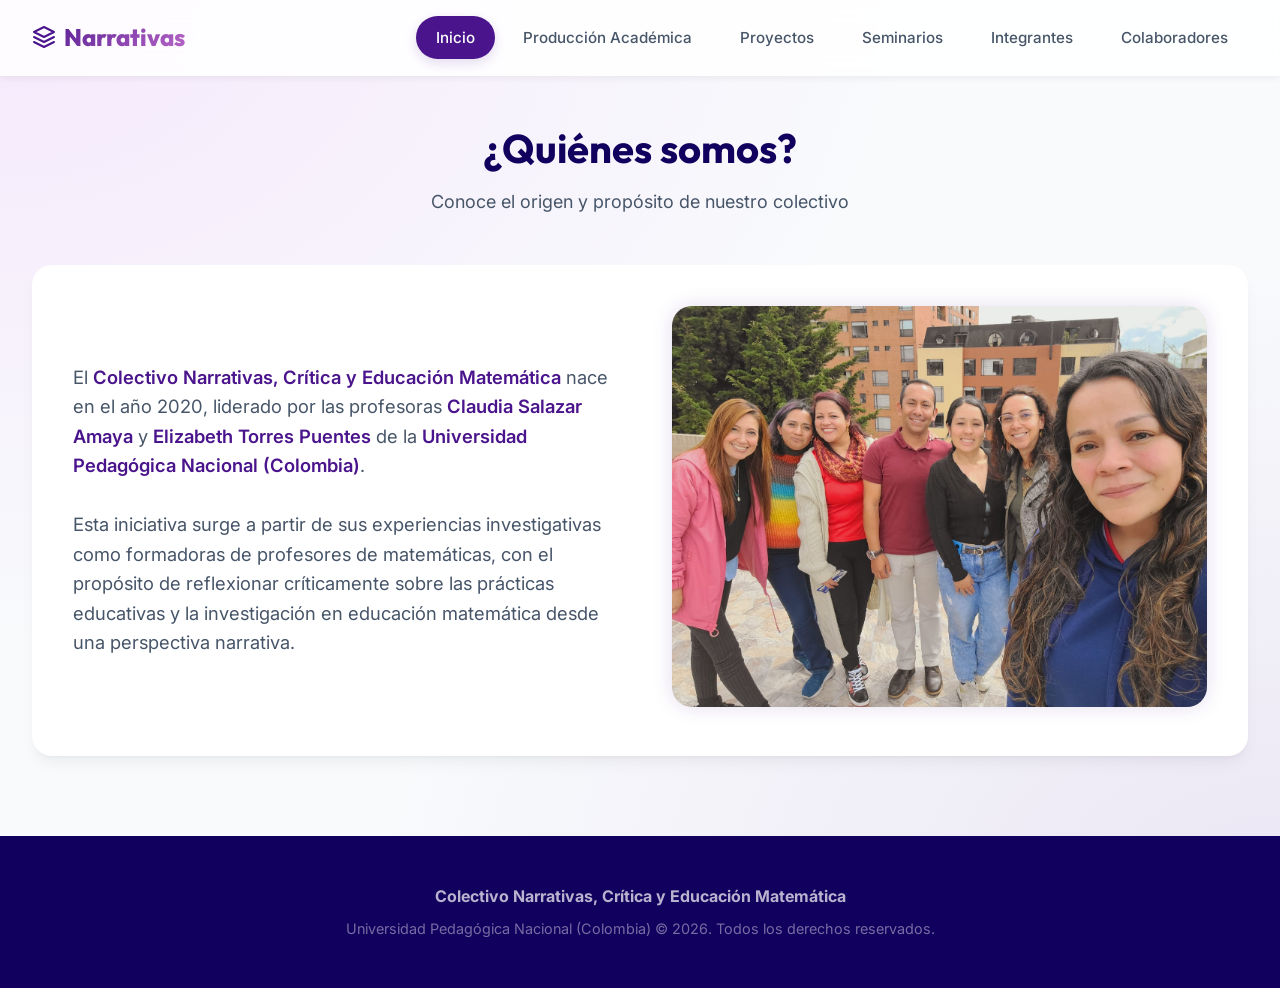
<file: index.html>
<!DOCTYPE html>
<html lang="es">
<head>
  <meta charset="utf-8"/>
  <meta name="viewport" content="width=device-width, initial-scale=1.0"/>
  <meta name="description" content="Colectivo Narrativas, Crítica y Educación Matemática - Universidad Pedagógica Nacional (Colombia).">
  <title>Colectivo Narrativas</title>
  <link rel="preconnect" href="https://fonts.googleapis.com">
  <link rel="preconnect" href="https://fonts.gstatic.com" crossorigin>
  <link rel="stylesheet" href="https://fonts.googleapis.com/css2?family=Inter:wght@300;400;500;600;700&family=Outfit:wght@500;700;800&display=swap">
  <link rel="stylesheet" href="css/styles.css">
</head>
<body>

<header>
  <div class="header-container">
    <a href="#" class="logo">
      <svg width="24" height="24" viewBox="0 0 24 24" fill="none" stroke="currentColor" stroke-width="2" stroke-linecap="round" stroke-linejoin="round"><path d="M12 2L2 7l10 5 10-5-10-5z"/><path d="M2 17l10 5 10-5"/><path d="M2 12l10 5 10-5"/></svg>
      Narrativas
    </a>
    <div class="header-right">
      <nav class="nav-tabs" id="nav-tabs">
        <button class="nav-btn active" data-target="inicio">Inicio</button>
        <button class="nav-btn" data-target="produccion">Producción Académica</button>
        <button class="nav-btn" data-target="proyectos">Proyectos</button>
        <button class="nav-btn" data-target="seminarios">Seminarios</button>
        <button class="nav-btn" data-target="integrantes">Integrantes</button>
        <button class="nav-btn" data-target="colaboradores">Colaboradores</button>
      </nav>
      <div class="view-counter" id="view-counter" title="Visitas al sitio">
        <svg width="16" height="16" viewBox="0 0 24 24" fill="none" stroke="currentColor" stroke-width="2" stroke-linecap="round" stroke-linejoin="round" aria-hidden="true"><path d="M1 12s4-8 11-8 11 8 11 8-4 8-11 8-11-8-11-8z"/><circle cx="12" cy="12" r="3"/></svg>
        <span id="view-count" aria-live="polite">···</span>
      </div>
      <button class="mobile-menu-btn" id="mobile-menu-btn">☰</button>
    </div>
  </div>
</header>

<main>
  <!-- TAB: INICIO -->
  <section class="tab-content active" id="inicio">
    <div class="section-header">
      <h2>¿Quiénes somos?</h2>
      <p>Conoce el origen y propósito de nuestro colectivo</p>
    </div>
    <div class="glass-card hero">
      <div class="hero-text">
        <p>El <strong>Colectivo Narrativas, Crítica y Educación Matemática</strong> nace en el año 2020, liderado por las profesoras <strong>Claudia Salazar Amaya</strong> y <strong>Elizabeth Torres Puentes</strong> de la <strong>Universidad Pedagógica Nacional (Colombia)</strong>.</p>
        <br>
        <p>Esta iniciativa surge a partir de sus experiencias investigativas como formadoras de profesores de matemáticas, con el propósito de reflexionar críticamente sobre las prácticas educativas y la investigación en educación matemática desde una perspectiva narrativa.</p>
      </div>
      <div>
        <img alt="Equipo Fundador" src="index/img/fundadores.jpg" class="hero-img" loading="lazy" />
      </div>
    </div>
  </section>

  <!-- TAB: PRODUCCIÓN ACADÉMICA -->
  <section class="tab-content" id="produccion">
    <div class="section-header">
      <h2>Producción Académica</h2>
      <p>Publicaciones y trayectoria investigativa de nuestras líderes</p>
    </div>
    
    <div class="bento-grid">
      <div class="glass-card prof-card">
        <h3>Elizabeth Torres Puentes</h3>
        <div class="prof-links">
          <a href="https://scholar.google.com.co/citations?user=Ggi43ywAAAAJ&hl=es" target="_blank" rel="noopener" class="btn">
            <svg width="20" height="20" fill="currentColor" viewBox="0 0 24 24" style="margin-right: 8px;"><path d="M12 24a7 7 0 1 1 0-14 7 7 0 0 1 0 14zm0-24L0 9.5l4.838 3.94A8 8 0 0 1 12 9a8 8 0 0 1 7.162 4.44L24 9.5z"/></svg>
            Google Scholar
          </a>
          <a href="https://scienti.minciencias.gov.co/cvlac/visualizador/generarCurriculoCv.do?cod_rh=0001381847" target="_blank" rel="noopener" class="btn">
            CvLAC - Minciencias
          </a>
        </div>
      </div>

      <div class="glass-card prof-card">
        <h3>Claudia Salazar Amaya</h3>
        <div class="prof-links">
          <a href="https://scholar.google.es/citations?user=ewt_6wkAAAAJ&hl=es" target="_blank" rel="noopener" class="btn">
            <svg width="20" height="20" fill="currentColor" viewBox="0 0 24 24" style="margin-right: 8px;"><path d="M12 24a7 7 0 1 1 0-14 7 7 0 0 1 0 14zm0-24L0 9.5l4.838 3.94A8 8 0 0 1 12 9a8 8 0 0 1 7.162 4.44L24 9.5z"/></svg>
            Google Scholar
          </a>
          <a href="https://scienti.minciencias.gov.co/cvlac/visualizador/generarCurriculoCv.do?cod_rh=0000161152" target="_blank" rel="noopener" class="btn">
            CvLAC - Minciencias
          </a>
        </div>
      </div>
    </div>
  </section>

  <!-- TAB: PROYECTOS -->
  <section class="tab-content" id="proyectos">
    <div class="section-header">
      <h2>Proyectos de Investigación</h2>
      <p>Conoce los proyectos liderados por el colectivo</p>
    </div>
    
    <div class="glass-card bento-grid" style="align-items: center;">
      <div>
        <h3 style="font-size: 1.8rem; margin-bottom: 1rem;">Identidades narrativas de profesores de matemáticas vinculados a programas de formación</h3>
        <div style="margin-bottom: 1.5rem;">
          <p style="color: var(--text-muted); margin-bottom: 0.5rem;"><strong>Institución:</strong> Universidad Pedagógica Nacional</p>
          <p style="color: var(--text-muted); margin-bottom: 0.5rem;"><strong>Código:</strong> DMA-608-22</p>
          <p style="color: var(--text-muted); margin-bottom: 1.5rem;"><strong>Año:</strong> 2022</p>
        </div>
        <a href="http://repositorio.pedagogica.edu.co/handle/20.500.12209/18984" target="_blank" rel="noopener" class="btn" style="background: var(--primary); color: white;">Ver repositorio del proyecto</a>
      </div>
      <div>
        <img src="index/img/proyect 3.png" alt="Proyecto 3" style="width: 100%; border-radius: var(--radius); box-shadow: var(--shadow-sm);">
      </div>
    </div>
  </section>

  <!-- TAB: SEMINARIOS -->
  <section class="tab-content" id="seminarios">
    <div class="section-header">
      <h2>Seminarios Doctorales</h2>
      <p>Espacios de formación y reflexión académica</p>
    </div>

    <!-- Seminario 1 -->
    <div class="seminario-wrapper glass-card" style="padding: 0;">
      <div class="sem-title-box">
        <h3>Perspectiva Narrativa en educación. Aportes y posibilidades</h3>
        <div class="sem-date">2022-2</div>
        <p style="opacity: 0.9; margin-top: 0.5rem;">Doctorado interinstitucional en Educación- UPN - Seminario de educación y pedagogía</p>
      </div>
      
      <div class="sem-body">
        <div class="text-cards-container" style="grid-template-columns: repeat(auto-fit, minmax(350px, 1fr));">
          <div class="text-card">
            <p><strong>Justificación del seminario:</strong> Este seminario propone el estudio de elementos teóricos y metodológicos que permiten comprender los aportes y posibilidades de la perspectiva narrativa en educación. En la dimensión investigativa, reconocemos que hoy tiene lugar una expansión de las perspectivas de la investigación social y educativa con el fin de aproximarse a la experiencia vital de los sujetos.</p>
          </div>
          <div class="text-card">
            <p>Una perspectiva narrativa en investigación invita al retorno al sujeto y a la construcción de narrativas de manera polifónica desde epistemologías y metodologías con rostro humano. La investigación desde esta perspectiva pretende superar la dicotomía entre lo subjetivo y lo institucional.</p>
          </div>
          <div class="text-card">
            <p>En la dimensión pedagógica, el vínculo entre conocimiento y práctica pedagógica solo es posible a través de la narración. Para McEwan, una explicación hermenéutica del raciocinio práctico disuelve el dualismo entre teoría y práctica. La narrativa trata de hechos, teorías y sueños desde la perspectiva de la vida de alguien.</p>
          </div>
          <div class="text-card">
            <p><strong>Implicaciones Éticas:</strong> El seminario se hace relevante por la posibilidad que ofrece para discutir las implicaciones éticas que supone la investigación narrativa, pues en ella los participantes quedan expuestos, pasando del plano íntimo a una exposición pública, poniendo en juego su subjetividad.</p>
          </div>
        </div>

        <div class="gallery">
          <img src="index/img/SEMIN/SEM 1.1.png" alt="Memoria Seminario 1" style="height: 250px;">
          <img src="index/img/SEMIN/SEM 1.2.png" alt="Memoria Seminario 1" style="height: 250px;">
          <img src="index/img/SEMIN/SEM 1.3.png" alt="Memoria Seminario 1" style="height: 250px;">
        </div>
      </div>
    </div>

    <!-- Seminario 2 -->
    <div class="seminario-wrapper glass-card" style="padding: 0;">
      <div class="sem-title-box">
        <h3>Narrativas, Escuela, Experiencia e Investigación</h3>
        <div class="sem-date">2023-1</div>
        <p style="opacity: 0.9; margin-top: 0.5rem;">Doctorado interinstitucional en Educación- UPN - Seminario de educación y pedagogía</p>
      </div>
      
      <div class="sem-body">
        <div class="text-cards-container" style="grid-template-columns: repeat(auto-fit, minmax(350px, 1fr));">
          <div class="text-card">
            <p><strong>Primer núcleo (Narrativas):</strong> Refiere a la narrativa como generadora de conocimiento y comprensión de fenómenos a los que no podríamos aproximarnos a partir de otros modos de indagación. Promueve la idea de que la experiencia de los sujetos permite interpretar el mundo y concretar estos modelos generales.</p>
          </div>
          <div class="text-card">
            <p><strong>Segundo núcleo (Escuela):</strong> Pretende reconocer la importancia de la narrativa en la configuración de identidades de los protagonistas de la escuela; para el caso de los profesores, el papel de la narración en su formación inicial y en sus múltiples refiguraciones a lo largo de su experiencia.</p>
          </div>
          <div class="text-card">
            <p><strong>Tercer núcleo (Experiencia):</strong> Asumimos a Larrosa para plantear la experiencia como "eso que me pasa", como acontecer de algo, que es significativo para la persona a la que le acontece. Se aborda la relación experiencia, vida y cuerpo y el papel de la mediación biográfica.</p>
          </div>
          <div class="text-card">
            <p><strong>Cuarto núcleo (Investigación):</strong> Supone pensar la posición ética del investigador, considerada como relación paritaria con el sujeto de la investigación. Es necesario reconocer, como investigadores, un posicionamiento ético que salvaguarde a los sujetos participantes.</p>
          </div>
        </div>

        <div class="gallery">
          <img src="index/img/SEMIN/SEM 2.1.png" alt="Seminario 2" style="height: 200px;">
          <img src="index/img/SEMIN/SEM 2.3.png" alt="Seminario 2" style="height: 200px;">
          <img src="index/img/SEMIN/SEM 2.4.png" alt="Seminario 2" style="height: 200px;">
          <img src="index/img/SEMIN/SEM 2.5.png" alt="Seminario 2" style="height: 200px;">
          <img src="index/img/SEMIN/SEM 2.6.png" alt="Seminario 2" style="height: 200px;">
          <img src="index/img/SEMIN/SEM 2.7.png" alt="Artefacto elaborado en el seminario: una metáfora visual acompañada de su ficha de título, autor y descripción" style="height: 200px;" loading="lazy">
        </div>
      </div>
    </div>
    
    <!-- Seminario 3 -->
    <div class="seminario-wrapper glass-card" style="padding: 0;">
      <div class="sem-title-box">
        <h3>Fundamentos de la investigación Narrativa</h3>
        <div class="sem-date">2023-2</div>
        <p style="opacity: 0.9; margin-top: 0.5rem;">Doctorado interinstitucional en Educación- UPN - Seminario de educación y pedagogía</p>
      </div>
      
      <div class="sem-body">
        <div class="text-cards-container" style="grid-template-columns: repeat(auto-fit, minmax(350px, 1fr));">
          <div class="text-card">
            <p><strong>Dimensión Investigativa:</strong> Reconocemos que hoy tiene lugar una expansión de las perspectivas de la investigación social y educativa con el fin de aproximarse a la experiencia vital de los sujetos, lo que ha implicado la generación de posiciones epistemológicas disruptivas.</p>
          </div>
          <div class="text-card">
            <p><strong>Dimensión Epistemológica:</strong> Promovemos la idea de que la experiencia de los sujetos permite interpretar el mundo. El abandono de la narrativa durante un largo periodo de la humanidad obedece a las presunciones de verdad de la modernidad.</p>
          </div>
          <div class="text-card">
            <p><strong>Dimensión Ética:</strong> En la narrativa subyace la dimensión emotiva de la experiencia, las relaciones y singularidad de cada acción, evidenciándose la complejidad misma de la vida del narrador. Es innegable que los participantes quedan expuestos y por ello requieren un marco ético de salvaguarda.</p>
          </div>
        </div>
      </div>
    </div>
    
    <!-- Seminario 4 -->
    <div class="seminario-wrapper glass-card" style="padding: 0;">
      <div class="sem-title-box">
        <h3>Incursiones de la crítica y lo político en la educación matemática</h3>
        <div class="sem-date">2024-2</div>
        <p style="opacity: 0.9; margin-top: 0.5rem;">Doctorado interinstitucional en Educación- UPN - Seminario de Énfasis</p>
      </div>
      
      <div class="sem-body">
        <div class="text-cards-container" style="grid-template-columns: repeat(auto-fit, minmax(350px, 1fr));">
          <div class="text-card">
            <p><strong>Teoría Crítica:</strong> Desarrollada principalmente por la Escuela de Frankfurt, es un enfoque interdisciplinario que busca comprender y criticar las formas en que la sociedad contemporánea mantiene y perpetúa la opresión. Analiza cómo las estructuras sociales están imbuidas de relaciones de poder desiguales.</p>
          </div>
          <div class="text-card">
            <p><strong>Educación Matemática Crítica:</strong> Abordamos los trabajos que exploran la relación entre educación matemática y democracia. La educación matemática implica relaciones desiguales de poder, lo que conduce a un interés creciente por examinar asuntos de equidad y justicia social en su enseñanza y aprendizaje.</p>
          </div>
          <div class="text-card">
            <p><strong>El Núcleo de lo Político:</strong> Cuestionamiento mismo al privilegio de las matemáticas como motor de la ciencia y la vida social, entendiendo la conexión entre matemáticas, educación y poder en la constitución del ser moderno.</p>
          </div>
        </div>

        <div class="gallery">
          <img src="index/img/SEMIN/SEM 3.1.png" alt="Seminario 4" style="height: 200px;">
          <img src="index/img/SEMIN/SEM 3.2.png" alt="Seminario 4" style="height: 200px;">
          <img src="index/img/SEMIN/SEM 3.3.png" alt="Seminario 4" style="height: 200px;">
        </div>
      </div>
    </div>

    <!-- Seminario 5 -->
    <div class="seminario-wrapper glass-card" style="padding: 0;">
      <div class="sem-title-box">
        <h3>La investigación narrativa como metodología para investigar la escuela</h3>
        <div class="sem-date">2025-1</div>
        <p style="opacity: 0.9; margin-top: 0.5rem;">Doctorado interinstitucional en Educación- UPN - Seminario de Énfasis</p>
      </div>
      
      <div class="sem-body">
        <div class="text-cards-container" style="grid-template-columns: repeat(auto-fit, minmax(350px, 1fr));">
          <div class="text-card">
            <p><strong>Conocimiento Narrativo:</strong> Comprendemos que la narrativa es generadora de conocimiento y comprensión de fenómenos. Pensar en modo narrativo "no representa construcciones preestablecidas y cerradas, sino un proceso en marcha, un modo de participación en la historia colectiva del conocimiento".</p>
          </div>
          <div class="text-card">
            <p><strong>Investigación Biográfica:</strong> La investigación biográfica se ha dirigido a categorizar el curso de la vida como un proceso de individualización. Las biografías son actualizaciones singulares de modelos sociales, cuyas normas y representaciones sociales han sido internalizadas de una manera particular.</p>
          </div>
          <div class="text-card">
            <p><strong>Posibilidades Metodológicas:</strong> 1. Perspectiva hermenéutico-narrativa propuesta por Lozano y Morón. 2. Metodología de la historia oral que rescata elementos inaccesibles en otras formas. 3. Propuesta de metodología Hermenéutica (PINH) con sus diferentes niveles textuales y metatextuales.</p>
          </div>
        </div>

        <div class="gallery">
          <img src="index/img/SEMIN/SEM 4.1.png" alt="Seminario 5" style="height: 200px;">
          <img src="index/img/SEMIN/SEM 4.2.png" alt="Seminario 5" style="height: 200px;">
          <img src="index/img/SEMIN/SEM 4.3.png" alt="Seminario 5" style="height: 200px;">
          <img src="index/img/SEMIN/SEM 4.4.png" alt="Seminario 5" style="height: 200px;">
        </div>
      </div>
    </div>

  </section>

  <!-- TAB: INTEGRANTES -->
  <section class="tab-content" id="integrantes">
    <div class="section-header">
      <h2>Integrantes y Doctorandos</h2>
      <p>Nuestros miembros y sus proyectos en desarrollo</p>
    </div>

    <div class="integrantes-grid">
      <!-- Integrante 1 -->
      <div class="glass-card integrante-card">
        <span class="integrante-linea">Crítica y Justicia Social en Educación Matemática</span>
        <h3>Cindy Yesenia Indaburo</h3>
        <p>(Re)configuraciones de la subjetividad política de profesores de matemáticas que participan en colectivos: historias de vida y aprendizaje biográfico.</p>
        <div class="integrante-links">
          <a href="https://scholar.google.com/citations?user=PUZxGDoAAAAJ&hl=es" target="_blank" rel="noopener" class="btn">
            <svg width="18" height="18" fill="currentColor" viewBox="0 0 24 24" style="margin-right: 8px;"><path d="M12 24a7 7 0 1 1 0-14 7 7 0 0 1 0 14zm0-24L0 9.5l4.838 3.94A8 8 0 0 1 12 9a8 8 0 0 1 7.162 4.44L24 9.5z"/></svg>
            Google Scholar
          </a>
          <a href="https://scienti.minciencias.gov.co/cvlac/visualizador/generarCurriculoCv.do?cod_rh=0001543950" target="_blank" rel="noopener" class="btn">Ver CvLAC</a>
        </div>
      </div>
      <!-- Integrante 2 -->
      <div class="glass-card integrante-card">
        <span class="integrante-linea">Crítica y Justicia Social en Educación Matemática</span>
        <h3>Lesly Tatiana Galvis Bejarano</h3>
        <p>Formación para la democracia en la clase de matemáticas: una aproximación crítica a los discursos de investigaciones inscritas en perspectivas críticas y sociopolíticas de la Educación Matemática en Colombia.</p>
        <div class="integrante-links">
          <a href="https://scholar.google.com/citations?user=5MlmEsgAAAAJ&hl=es" target="_blank" rel="noopener" class="btn">
            <svg width="18" height="18" fill="currentColor" viewBox="0 0 24 24" style="margin-right: 8px;"><path d="M12 24a7 7 0 1 1 0-14 7 7 0 0 1 0 14zm0-24L0 9.5l4.838 3.94A8 8 0 0 1 12 9a8 8 0 0 1 7.162 4.44L24 9.5z"/></svg>
            Google Scholar
          </a>
          <a href="https://scienti.minciencias.gov.co/cvlac/visualizador/generarCurriculoCv.do?cod_rh=0001213857" target="_blank" rel="noopener" class="btn">Ver CvLAC</a>
        </div>
      </div>
      <!-- Integrante 3 -->
      <div class="glass-card integrante-card">
        <span class="integrante-linea">Crítica y Justicia Social en Educación Matemática</span>
        <h3>Yessica Paola Sánchez Naranjo</h3>
        <p>La configuración de subjetividades políticas en la era digital: desafíos para la formación ciudadana crítica en el marco de los enfoques sociopolíticos de la educación matemática.</p>
        <div class="integrante-links">
          <a href="https://scholar.google.com/citations?user=VI_nRUYAAAAJ&hl=es" target="_blank" rel="noopener" class="btn">
            <svg width="18" height="18" fill="currentColor" viewBox="0 0 24 24" style="margin-right: 8px;"><path d="M12 24a7 7 0 1 1 0-14 7 7 0 0 1 0 14zm0-24L0 9.5l4.838 3.94A8 8 0 0 1 12 9a8 8 0 0 1 7.162 4.44L24 9.5z"/></svg>
            Google Scholar
          </a>
          <a href="https://scienti.minciencias.gov.co/cvlac/visualizador/generarCurriculoCv.do?cod_rh=0000127614" target="_blank" rel="noopener" class="btn">Ver CvLAC</a>
        </div>
      </div>
      <!-- Integrante 4 -->
      <div class="glass-card integrante-card">
        <span class="integrante-linea">Crítica y Justicia Social en Educación Matemática</span>
        <h3>Claudia Mayerly Sarmiento Martín</h3>
        <p>Prácticas pedagógicas de maestros que enseñan matemáticas: sentidos en territorios de conflicto armado.</p>
        <div class="integrante-links">
          <a href="https://scholar.google.com/citations?user=jV8BiaQAAAAJ&hl=es" target="_blank" rel="noopener" class="btn">
            <svg width="18" height="18" fill="currentColor" viewBox="0 0 24 24" style="margin-right: 8px;"><path d="M12 24a7 7 0 1 1 0-14 7 7 0 0 1 0 14zm0-24L0 9.5l4.838 3.94A8 8 0 0 1 12 9a8 8 0 0 1 7.162 4.44L24 9.5z"/></svg>
            Google Scholar
          </a>
          <a href="https://scienti.minciencias.gov.co/cvlac/visualizador/generarCurriculoCv.do?cod_rh=0001543644" target="_blank" rel="noopener" class="btn">Ver CvLAC</a>
        </div>
      </div>
      <!-- Integrante 5 -->
      <div class="glass-card integrante-card">
        <span class="integrante-linea">Crítica y Justicia Social en Educación Matemática</span>
        <h3>José Antonio Rodríguez Suárez</h3>
        <p>Didáctica y subjetividad política en prácticas de enseñanza de educadores matemáticos críticos colombianos.</p>
        <div class="integrante-links">
          <a href="https://scholar.google.com/citations?user=BqyYa3MAAAAJ&hl=es" target="_blank" rel="noopener" class="btn">
            <svg width="18" height="18" fill="currentColor" viewBox="0 0 24 24" style="margin-right: 8px;"><path d="M12 24a7 7 0 1 1 0-14 7 7 0 0 1 0 14zm0-24L0 9.5l4.838 3.94A8 8 0 0 1 12 9a8 8 0 0 1 7.162 4.44L24 9.5z"/></svg>
            Google Scholar
          </a>
          <a href="https://scienti.minciencias.gov.co/cvlac/visualizador/generarCurriculoCv.do?cod_rh=0000730645" target="_blank" rel="noopener" class="btn">Ver CvLAC</a>
        </div>
      </div>
      <!-- Integrante 6 -->
      <div class="glass-card integrante-card">
        <span class="integrante-linea">Crítica y Justicia Social en Educación Matemática</span>
        <h3>Diego Guerrero Garay</h3>
        <p>La justicia curricular en la educación matemática como camino para la construcción de justicia social.</p>
        <div class="integrante-links">
          <a href="https://scholar.google.com/citations?user=EmSP_hEAAAAJ&hl=es" target="_blank" rel="noopener" class="btn">
            <svg width="18" height="18" fill="currentColor" viewBox="0 0 24 24" style="margin-right: 8px;"><path d="M12 24a7 7 0 1 1 0-14 7 7 0 0 1 0 14zm0-24L0 9.5l4.838 3.94A8 8 0 0 1 12 9a8 8 0 0 1 7.162 4.44L24 9.5z"/></svg>
            Google Scholar
          </a>
          <a href="https://scienti.minciencias.gov.co/cvlac/visualizador/generarCurriculoCv.do?cod_rh=0002252041" target="_blank" rel="noopener" class="btn">Ver CvLAC</a>
        </div>
      </div>
      <!-- Integrante 7 -->
      <div class="glass-card integrante-card">
        <span class="integrante-linea" style="background: var(--accent);">Narrativa y Diversidad en Educación Matemática</span>
        <h3>Elisandra Pérez</h3>
        <p>La intersección de la literatura y las matemáticas: un análisis de la representación de conceptos matemáticos en la literatura de ciencia ficción.</p>
        <div class="integrante-links">
          <a href="https://scholar.google.com/citations?user=RWYMeTEAAAAJ&hl=es" target="_blank" rel="noopener" class="btn">
            <svg width="18" height="18" fill="currentColor" viewBox="0 0 24 24" style="margin-right: 8px;"><path d="M12 24a7 7 0 1 1 0-14 7 7 0 0 1 0 14zm0-24L0 9.5l4.838 3.94A8 8 0 0 1 12 9a8 8 0 0 1 7.162 4.44L24 9.5z"/></svg>
            Google Scholar
          </a>
          <a href="https://scienti.minciencias.gov.co/cvlac/visualizador/generarCurriculoCv.do?cod_rh=0002099120" target="_blank" rel="noopener" class="btn">Ver CvLAC</a>
        </div>
      </div>
      <!-- Integrante 8 -->
      <div class="glass-card integrante-card">
        <span class="integrante-linea" style="background: var(--accent);">Narrativa y Diversidad en Educación Matemática</span>
        <h3>Viviana Paola Salazar Fino</h3>
        <p>Identidades matemáticas de estudiantes migrantes.</p>
        <div class="integrante-links">
          <a href="https://scholar.google.com/citations?user=_txZMDIAAAAJ&hl=es" target="_blank" rel="noopener" class="btn">
            <svg width="18" height="18" fill="currentColor" viewBox="0 0 24 24" style="margin-right: 8px;"><path d="M12 24a7 7 0 1 1 0-14 7 7 0 0 1 0 14zm0-24L0 9.5l4.838 3.94A8 8 0 0 1 12 9a8 8 0 0 1 7.162 4.44L24 9.5z"/></svg>
            Google Scholar
          </a>
          <a href="https://scienti.minciencias.gov.co/cvlac/visualizador/generarCurriculoCv.do?cod_rh=0000015299" target="_blank" rel="noopener" class="btn">Ver CvLAC</a>
        </div>
      </div>
    </div>
  </section>

  <!-- TAB: COLABORADORES -->
  <section class="tab-content" id="colaboradores">
    <div class="section-header">
      <h2>Profesores Colaboradores</h2>
      <p>Académicos invitados e investigadores asociados</p>
    </div>

    <div class="colab-grid">
      <!-- Colab 1 -->
      <div class="glass-card colab-card">
        <img alt="Porfesor Javier Lezama" src="index/img/INVITDOS/inv1.jpeg" loading="lazy">
        <h3 style="margin-bottom: 0.5rem; font-size: 1.25rem;">Profesor Javier Lezama</h3>
        <p>Doctor en Ciencias con Especialidad en Matemática Educativa (Cinvestav - IPN). Profesor titular del Centro de Investigación en Ciencia Aplicada y Tecnología Avanzada (CICATA - IPN).</p>
      </div>

      <!-- Colab 2 -->
      <div class="glass-card colab-card">
        <img alt="Profesor José Torres" src="index/img/INVITDOS/inv2.jpeg" loading="lazy">
        <h3 style="margin-bottom: 0.5rem; font-size: 1.25rem;">Profesor José Torres</h3>
        <p>Doctor en Estudios Sociales de la Universidad Distrital Francisco José de Caldas. Profesor e investigador de la UD, Bogotá, Colombia.</p>
      </div>

      <!-- Colab 3 -->
      <div class="glass-card colab-card">
        <img alt="Filipe Fernandes" src="index/img/INVITDOS/inv3.jpeg" loading="lazy">
        <h3 style="margin-bottom: 0.5rem; font-size: 1.25rem;">Filipe Fernandes</h3>
        <p>Doctor en Educación Matemática por la UNESP. Profesor de la Facultad de Educación de la Universidad Federal de Minas Gerais (UFMG). Miembro de GHOEM.</p>
      </div>

      <!-- Colab 4 -->
      <div class="glass-card colab-card">
        <img alt="Luz Valoyes Chávez" src="index/img/INVITDOS/inv4.jpeg" loading="lazy">
        <h3 style="margin-bottom: 0.5rem; font-size: 1.25rem;">Luz Valoyes Chávez</h3>
        <p>Ph.D. en Educación Matemática. Profesora asociada en la UCT e investigadora asociada en el CIAE-Universidad de Chile. Su investigación se centra en los procesos de racialización.</p>
      </div>

      <!-- Colab 5 -->
      <div class="glass-card colab-card">
        <img alt="Profesora Diana Gil" src="index/img/INVITDOS/inv7.jpeg" loading="lazy">
        <h3 style="margin-bottom: 0.5rem; font-size: 1.25rem;">Profesora Diana Gil Chaves</h3>
        <p>Doctora en Educación con Énfasis en Educación Matemáticas. Docente la Facultad de Ciencias y Educación de la Universidad Distrital en el programa de Licenciatura en Matemáticas.</p>
      </div>
      
      <!-- Colab 6 -->
      <div class="glass-card colab-card">
        <img alt="Angélica Molina" src="index/img/INVITDOS/inv8.jpg" loading="lazy">
        <h3 style="margin-bottom: 0.5rem; font-size: 1.25rem;">Angélica Molina</h3>
        <p>Magíster en Lingüística Española (Instituto Caro y Cuervo). Docente e investigadora de la UDFJC. Analista del Discurso y lingüista en espacios formativos.</p>
      </div>

      <!-- Colab 7 -->
      <div class="glass-card colab-card">
        <img alt="Mireya González" src="index/img/INVITDOS/inv9.jpg" loading="lazy">
        <h3 style="margin-bottom: 0.5rem; font-size: 1.25rem;">Mireya González</h3>
        <p>Licenciada en Ciencias Sociales de la UPN, especialista y magíster en Historia, y estudiante de doctorado en Historia de la Universidad Olavide Sevilla.</p>
      </div>

      <!-- Colab 8 -->
      <div class="glass-card colab-card">
        <img alt="Analía Leite" src="index/img/INVITDOS/inv10.jpg" loading="lazy">
        <h3 style="margin-bottom: 0.5rem; font-size: 1.25rem;">Analía Leite</h3>
        <p>Doctora por la Universidad de Málaga con la tesis 'Historias de vida de maestros y maestras'. Integra el Grupo de Investigación ProCIE.</p>
      </div>
    </div>
  </section>
</main>

<footer>
  <p><strong>Colectivo Narrativas, Crítica y Educación Matemática</strong></p>
  <p style="margin-top: 0.5rem; opacity: 0.6; font-size: 0.9rem;">Universidad Pedagógica Nacional (Colombia) &copy; 2026. Todos los derechos reservados.</p>
</footer>

<script src="js/main.js"></script>
</body>
</html>
</file>
<file: css/styles.css>
/* Las fuentes se cargan con <link rel="preconnect"> + <link> en el <head>
   de index.html: un @import aquí retrasa el render al encadenar peticiones. */

:root {
  --primary: #4a148c;
  --primary-light: #7c43bd;
  --primary-dark: #12005e;
  --accent: #ba68c8;
  --bg: #f8fafc;
  --surface: #ffffff;
  --text-main: #0f172a;
  --text-muted: #475569;
  --border: #e2e8f0;
  --radius: 20px;
  --shadow-sm: 0 4px 6px -1px rgb(0 0 0 / 0.05);
  --shadow-md: 0 10px 15px -3px rgb(0 0 0 / 0.05), 0 4px 6px -4px rgb(0 0 0 / 0.05);
  --shadow-lg: 0 20px 25px -5px rgb(0 0 0 / 0.1), 0 8px 10px -6px rgb(0 0 0 / 0.1);
  --shadow-color: rgba(74, 20, 140, 0.15);
  --shadow-glow: 0 0 20px var(--shadow-color);
  
  --glass-bg: rgba(255, 255, 255, 0.85);
  --glass-border: 1px solid rgba(255, 255, 255, 0.4);
}

* {
  box-sizing: border-box;
  margin: 0;
  padding: 0;
}

body {
  font-family: 'Inter', sans-serif;
  background-color: var(--bg);
  background-image: 
    radial-gradient(at 0% 0%, hsla(280, 75%, 95%, 1) 0px, transparent 50%),
    radial-gradient(at 100% 100%, hsla(260, 40%, 93%, 1) 0px, transparent 50%);
  background-attachment: fixed;
  color: var(--text-main);
  line-height: 1.6;
  -webkit-font-smoothing: antialiased;
}

h1, h2, h3, h4, h5, .outfit {
  font-family: 'Outfit', sans-serif;
  color: var(--primary-dark);
  line-height: 1.2;
}

/* ---------------- Header & Navigation ---------------- */
header {
  position: sticky;
  top: 0;
  z-index: 100;
  backdrop-filter: blur(16px);
  -webkit-backdrop-filter: blur(16px);
  background: var(--glass-bg);
  border-bottom: var(--glass-border);
  box-shadow: var(--shadow-sm);
  padding: 1rem 0;
}

.header-container {
  max-width: 1400px;
  margin: 0 auto;
  padding: 0 2rem;
  display: flex;
  justify-content: space-between;
  align-items: center;
}

.logo {
  font-family: 'Outfit', sans-serif;
  font-weight: 800;
  font-size: 1.5rem;
  color: var(--primary);
  text-decoration: none;
  background: linear-gradient(135deg, var(--primary), var(--accent));
  -webkit-background-clip: text;
  -webkit-text-fill-color: transparent;
  display: flex;
  align-items: center;
  gap: 0.5rem;
}

.header-right {
  display: flex;
  align-items: center;
  gap: 1.25rem;
}

.nav-tabs {
  display: flex;
  gap: 0.5rem;
}

/* Contador de vistas */
.view-counter {
  display: flex;
  align-items: center;
  gap: 0.4rem;
  padding: 0.5rem 0.9rem;
  background: rgba(74, 20, 140, 0.05);
  border: 1px solid var(--border);
  border-radius: 99px;
  color: var(--text-muted);
  font-size: 0.85rem;
  font-weight: 500;
  white-space: nowrap;
}

.view-counter svg {
  color: var(--primary);
  flex-shrink: 0;
}

.view-counter .view-count {
  color: var(--primary-dark);
  font-weight: 700;
  font-variant-numeric: tabular-nums;
}

.nav-btn {
  background: transparent;
  border: none;
  padding: 0.75rem 1.25rem;
  font-family: 'Inter', sans-serif;
  font-weight: 500;
  font-size: 0.95rem;
  color: var(--text-muted);
  border-radius: 99px;
  cursor: pointer;
  transition: all 0.3s cubic-bezier(0.4, 0, 0.2, 1);
}

.nav-btn:hover {
  background: rgba(74, 20, 140, 0.05);
  color: var(--primary);
}

.nav-btn.active {
  background: var(--primary);
  color: white;
  box-shadow: 0 4px 12px var(--shadow-color);
}

.mobile-menu-btn {
  display: none;
  background: none;
  border: none;
  font-size: 1.5rem;
  color: var(--primary);
  cursor: pointer;
}

/* ---------------- Main Content Layout ---------------- */
main {
  max-width: 1400px;
  margin: 3rem auto;
  padding: 0 2rem;
  min-height: 70vh;
}

.tab-content {
  display: none;
  animation: fadeIn 0.4s cubic-bezier(0.4, 0, 0.2, 1);
}

.tab-content.active {
  display: block;
}

@keyframes fadeIn {
  from { opacity: 0; transform: translateY(10px); }
  to { opacity: 1; transform: translateY(0); }
}

/* ---------------- UI Components ---------------- */

.section-header {
  text-align: center;
  margin-bottom: 3rem;
}

.section-header h2 {
  font-size: 2.5rem;
  margin-bottom: 1rem;
}

.section-header p {
  color: var(--text-muted);
  font-size: 1.125rem;
  max-width: 600px;
  margin: 0 auto;
}

.glass-card {
  background: var(--surface);
  border: var(--glass-border);
  border-radius: var(--radius);
  padding: 2.5rem;
  box-shadow: var(--shadow-md);
  transition: transform 0.3s ease, box-shadow 0.3s ease;
}

.glass-card:hover {
  transform: translateY(-5px);
  box-shadow: var(--shadow-lg);
}

/* ---------------- Specific Pages ---------------- */

/* Inicio */
.hero {
  display: grid;
  grid-template-columns: 1fr 1fr;
  gap: 4rem;
  align-items: center;
}

.hero-text {
  font-size: 1.15rem;
  color: var(--text-muted);
}

.hero-text strong {
  color: var(--primary);
  font-weight: 600;
}

.hero-img {
  width: 100%;
  border-radius: var(--radius);
  box-shadow: var(--shadow-glow);
  object-fit: cover;
  aspect-ratio: 4/3;
}

/* Producción Académica (Bento Grid) */
.bento-grid {
  display: grid;
  grid-template-columns: repeat(auto-fit, minmax(300px, 1fr));
  gap: 2rem;
}

.prof-card {
  text-align: center;
  padding: 3rem 2rem;
}

.prof-card h3 {
  font-size: 1.5rem;
  margin-bottom: 1.5rem;
}

.prof-links {
  display: flex;
  flex-direction: column;
  gap: 1rem;
}

.btn {
  display: inline-flex;
  align-items: center;
  justify-content: center;
  padding: 0.8rem 1.5rem;
  background: var(--bg);
  color: var(--primary);
  text-decoration: none;
  font-weight: 500;
  border-radius: 12px;
  border: 1px solid var(--border);
  transition: all 0.2s ease;
}

.btn:hover {
  background: var(--primary);
  color: white;
  border-color: var(--primary);
}

/* Seminarios - Giant Text Fragmented Strategy */
.seminario-wrapper {
  margin-bottom: 4rem;
}

.sem-title-box {
  background: linear-gradient(135deg, var(--primary-dark), var(--primary));
  color: white;
  padding: 2rem;
  border-radius: var(--radius) var(--radius) 0 0;
}
.sem-title-box h3 {
  color: white;
  font-size: 1.8rem;
  margin-bottom: 0.5rem;
}
.sem-title-box .sem-date {
  color: var(--accent);
  font-weight: 600;
  font-size: 1.2rem;
  font-family: 'Outfit', sans-serif;
}

.sem-body {
  background: var(--surface);
  padding: 2rem;
  border-radius: 0 0 var(--radius) var(--radius);
  box-shadow: var(--shadow-md);
}

.text-cards-container {
  display: grid;
  grid-template-columns: 1fr;
  gap: 1.5rem;
  margin-bottom: 2rem;
}

/* Tarjetas de texto para fragmentar lectura */
.text-card {
  background: var(--bg);
  padding: 1.5rem 2rem;
  border-left: 4px solid var(--primary);
  border-radius: 8px;
  font-size: 1.1rem;
  color: var(--text-main);
}
.text-card p {
  margin-bottom: 0;
}

.gallery {
  display: flex;
  flex-wrap: wrap;
  gap: 1rem;
  justify-content: center;
  margin-top: 2rem;
}
.gallery img {
  border-radius: 12px;
  box-shadow: var(--shadow-sm);
  transition: transform 0.3s ease;
  max-width: 100%;
  height: auto;
  object-fit: cover;
}
.gallery img:hover {
  transform: scale(1.05);
}

/* Profesores Colaboradores (Grid 3 cols) */
.colab-grid {
  display: grid;
  grid-template-columns: repeat(auto-fill, minmax(320px, 1fr));
  gap: 2rem;
}

.colab-card {
  display: flex;
  flex-direction: column;
  height: 100%;
}

.colab-card img {
  width: 100%;
  height: 250px;
  object-fit: cover;
  border-radius: var(--radius) var(--radius) 0 0;
  margin: -2.5rem -2.5rem 1.5rem -2.5rem;
  width: calc(100% + 5rem);
}

.colab-card p {
  color: var(--text-muted);
  font-size: 0.95rem;
  flex-grow: 1;
}

/* Integrantes Table to Modern Grid */
.integrantes-grid {
  display: grid;
  grid-template-columns: repeat(auto-fill, minmax(350px, 1fr));
  gap: 2rem;
}

.integrante-card {
  position: relative;
  overflow: hidden;
  display: flex;
  flex-direction: column;
}

/* Etiqueta de línea: pastilla en una sola línea, bloque redondeado si el
   nombre completo necesita envolverse (pantallas angostas). */
.integrante-linea {
  display: inline-block;
  align-self: flex-start;
  max-width: 100%;
  background: var(--primary-light);
  color: white;
  padding: 0.35rem 0.9rem;
  border-radius: 14px;
  font-size: 0.78rem;
  font-weight: 600;
  line-height: 1.35;
  letter-spacing: 0.01em;
  text-wrap: balance;
  margin-bottom: 1rem;
}

.integrante-card h3 {
  font-size: 1.25rem;
  margin-bottom: 0.5rem;
  overflow-wrap: break-word;
}
.integrante-card p {
  color: var(--text-muted);
  font-size: 0.95rem;
  margin-bottom: 1.5rem;
  flex-grow: 1;
}

/* Botones (Scholar + CvLAC): en fila si caben, apilados si no. */
.integrante-links {
  display: flex;
  flex-wrap: wrap;
  gap: 0.75rem;
  margin-top: auto;
}

.integrante-links .btn {
  flex: 1 1 auto;
  min-width: 0;
  padding: 0.7rem 1.1rem;
  font-size: 0.9rem;
  white-space: nowrap;
}

/* Footer */
footer {
  text-align: center;
  padding: 3rem;
  background: var(--primary-dark);
  color: rgba(255,255,255,0.7);
  margin-top: 5rem;
}

/* Responsive */
@media (max-width: 900px) {
  .hero {
    grid-template-columns: 1fr;
  }
}

@media (max-width: 768px) {
  .nav-tabs {
    display: none;
    flex-direction: column;
    position: absolute;
    top: 100%;
    left: 0;
    width: 100%;
    background: var(--surface);
    padding: 1rem;
    box-shadow: var(--shadow-lg);
  }
  
  .nav-tabs.show {
    display: flex;
  }
  
  .mobile-menu-btn {
    display: block;
  }
  
  .section-header h2 {
    font-size: 2rem;
  }

  .header-right {
    gap: 0.6rem;
  }

  .view-counter {
    padding: 0.4rem 0.65rem;
    font-size: 0.78rem;
  }

  /* Una tarjeta por fila: el mínimo de 350px desbordaba en móviles angostos */
  .integrantes-grid {
    grid-template-columns: 1fr;
  }

  .integrante-linea {
    font-size: 0.72rem;
    padding: 0.3rem 0.75rem;
  }

  .integrante-links .btn {
    flex: 1 1 100%;
  }
}
</file>
